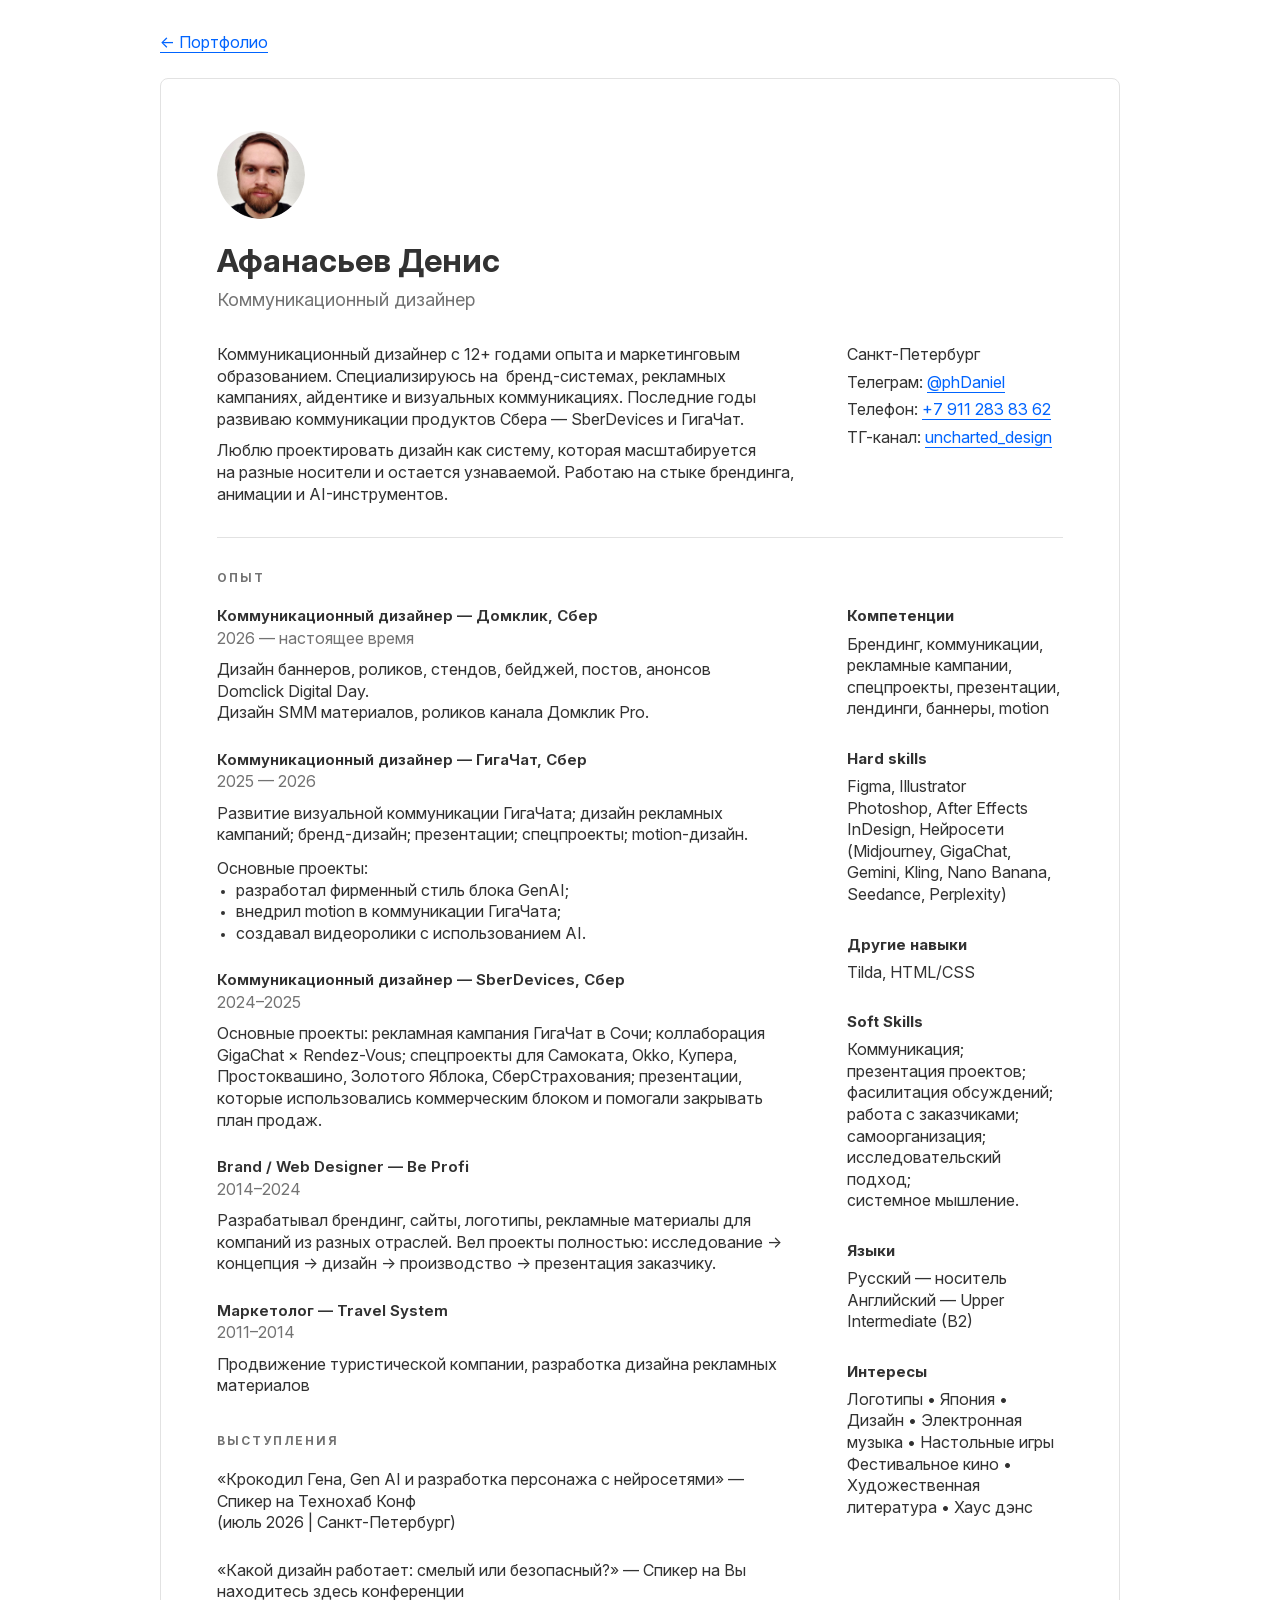
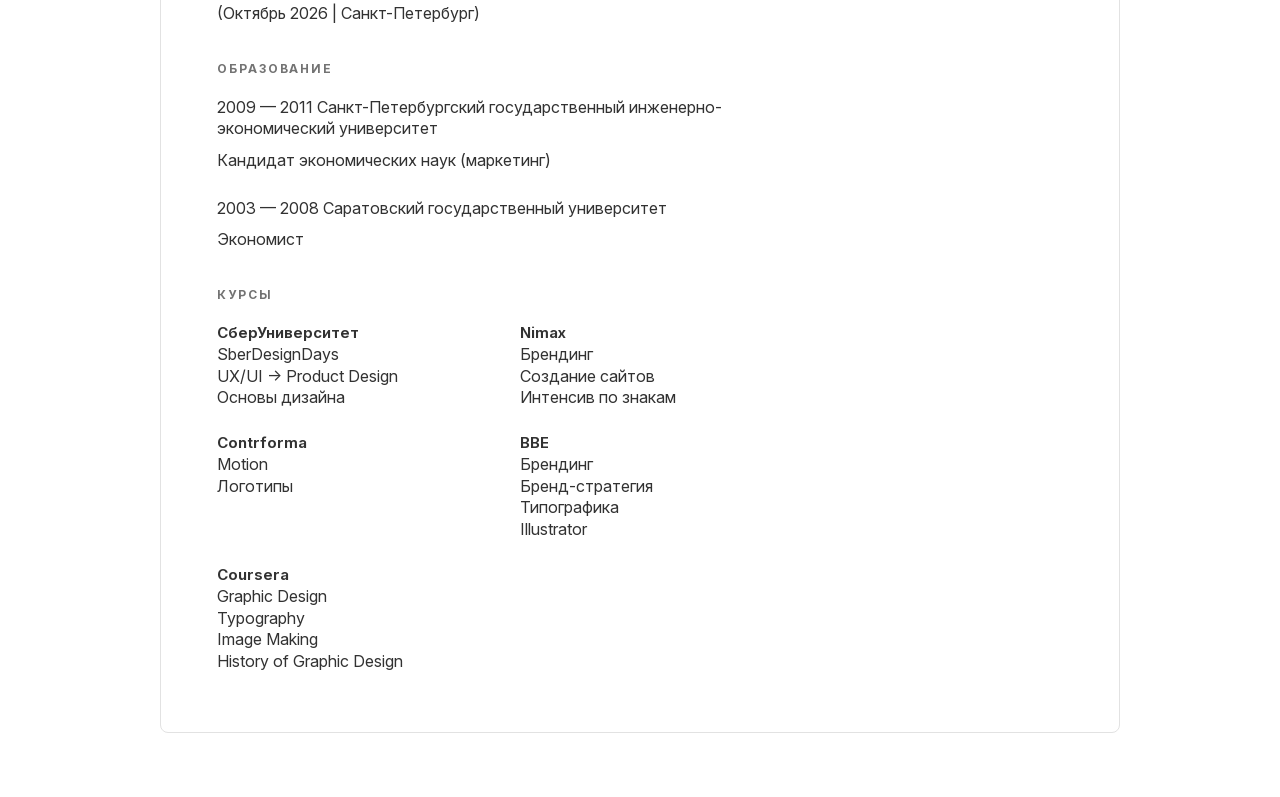
<file: cv/index.html>
<!DOCTYPE html>
<html lang="ru">

<head>
    <meta charset="utf-8">
    <meta name="viewport" content="width=device-width, initial-scale=1">
    <title>Афанасьев Денис — CV</title>
    <meta name="description"
        content="Коммуникационный дизайнер с 12+ годами опыта и маркетинговым образованием. Опыт работы, компетенции, выступления и образование Дениса Афанасьева.">
    <link rel="icon" type="image/webp" href="../images/responsive/favicon-64.webp">
    <link rel="preload" href="../fonts/InterVariable-portfolio.woff2" as="font" type="font/woff2" crossorigin>
    <link rel="stylesheet" href="../fonts/inter.css">
    <link rel="stylesheet" href="cv.css">
</head>

<body class="cv-page">
    <nav class="cv-nav" aria-label="Навигация">
        <a href="../">← Портфолио</a>
    </nav>

    <main class="cv-card">
        <header class="cv-heading">
            <img class="cv-photo" src="../images/avatar-denis-2.webp" alt="Денис Афанасьев" width="408" height="408"
                decoding="async">
            <h1>Афанасьев Денис</h1>
            <p class="cv-role">Коммуникационный дизайнер</p>
        </header>

        <address class="cv-contacts" aria-label="Контакты">
            <p>Санкт-Петербург</p>
            <p>Телеграм: <a href="https://t.me/phDaniel">@phDaniel</a></p>
            <p>Телефон: <a href="tel:+79112838362">+7 911 283 83 62</a></p>
            <p>ТГ-канал: <a href="https://t.me/uncharted_design">uncharted_design</a></p>
        </address>

        <div class="cv-intro">
                <p>Коммуникационный дизайнер с 12+ годами опыта и маркетинговым образованием. Специализируюсь на&nbsp;
                    бренд-системах, рекламных кампаниях, айдентике и визуальных коммуникациях. Последние годы развиваю
                    коммуникации продуктов Сбера — SberDevices и ГигаЧат.</p>
                    <p>Люблю проектировать дизайн как систему,
                    которая масштабируется на&nbsp;разные носители и остается узнаваемой. Работаю на стыке брендинга,
                    анимации и AI-инструментов.</p>
            </div>

        <hr class="cv-divider">

        <div class="cv-main">
            <section class="cv-section" aria-labelledby="experience">
                <h2 id="experience">Опыт</h2>
                <article class="cv-entry">
                    <h3>Коммуникационный дизайнер — Домклик, <span class="cv-company">Сбер</span></h3>
                    <p class="cv-date">2026 — настоящее время</p>
                    <p>Дизайн баннеров, роликов, стендов, бейджей, постов, анонсов Domclick&nbsp;Digital Day.<br>Дизайн SMM
                        материалов, роликов канала Домклик Pro.</p>
                </article>
                <article class="cv-entry">
                    <h3>Коммуникационный дизайнер — ГигаЧат, <span class="cv-company">Сбер</span></h3>
                    <p class="cv-date">2025 — 2026</p>
                    <p>Развитие визуальной коммуникации ГигаЧата; дизайн рекламных кампаний; бренд-дизайн; презентации;
                        спецпроекты; motion-дизайн.</p>
                    <p class="cv-list-label">Основные проекты:</p>
                    <ul>
                        <li>разработал фирменный стиль блока GenAI;</li>
                        <li>внедрил motion в коммуникации ГигаЧата;</li>
                        <li>создавал видеоролики с использованием AI.</li>
                    </ul>
                </article>
                <article class="cv-entry">
                    <h3>Коммуникационный дизайнер — SberDevices, <span class="cv-company">Сбер</span></h3>
                    <p class="cv-date">2024–2025</p>
                    <p>Основные проекты: рекламная кампания ГигаЧат в Сочи; коллаборация GigaChat × Rendez-Vous;
                        спецпроекты для Самоката, Okko, Купера, Простоквашино, Золотого Яблока, СберСтрахования;
                        презентации, которые использовались коммерческим блоком и помогали закрывать план продаж.</p>
                </article>
                <article class="cv-entry">
                    <h3>Brand / Web Designer — Be Profi</h3>
                    <p class="cv-date">2014–2024</p>
                    <p>Разрабатывал брендинг, сайты, логотипы, рекламные материалы для компаний из разных отраслей. Вел
                        проекты полностью: исследование → концепция → дизайн → производство → презентация заказчику.</p>
                </article>
                <article class="cv-entry">
                    <h3>Маркетолог — Travel System</h3>
                    <p class="cv-date">2011–2014</p>
                    <p>Продвижение туристической компании, разработка дизайна рекламных материалов</p>
                </article>
            </section>

            <section class="cv-section" aria-labelledby="talks">
                <h2 id="talks">Выступления</h2>
                <div class="cv-entry">
                    <p>«Крокодил Гена, Gen AI и разработка персонажа с нейросетями» — Спикер на Технохаб Конф<br>(июль
                        2026 | Санкт-Петербург)</p>
                </div>
                <div class="cv-entry">
                    <p>«Какой дизайн работает: смелый или безопасный?» — Спикер на Вы находитесь здесь
                        конференции<br>(Октябрь 2026 | Санкт-Петербург)</p>
                </div>
            </section>

            <section class="cv-section" aria-labelledby="education">
                <h2 id="education">Образование</h2>
                <div class="cv-entry">
                    <p>2009 — 2011 Санкт-Петербургский государственный инженерно-экономический университет</p>
                    <p>Кандидат экономических наук (маркетинг)</p>
                </div>
                <div class="cv-entry">
                    <p>2003 — 2008 Саратовский государственный университет</p>
                    <p>Экономист</p>
                </div>
            </section>

            <section class="cv-section" aria-labelledby="courses">
                <h2 id="courses">Курсы</h2>
                <div class="cv-courses">
                    <div>
                        <h3>СберУниверситет</h3>
                        <ul class="cv-plain-list">
                            <li>SberDesignDays</li>
                            <li>UX/UI → Product Design</li>
                            <li>Основы дизайна</li>
                        </ul>
                    </div>
                    <div>
                        <h3>Nimax</h3>
                        <ul class="cv-plain-list">
                            <li>Брендинг</li>
                            <li>Создание сайтов</li>
                            <li>Интенсив по знакам</li>
                        </ul>
                    </div>
                    <div>
                        <h3>Contrforma</h3>
                        <ul class="cv-plain-list">
                            <li>Motion</li>
                            <li>Логотипы</li>
                        </ul>
                    </div>
                    <div>
                        <h3>BBE</h3>
                        <ul class="cv-plain-list">
                            <li>Брендинг</li>
                            <li>Бренд-стратегия</li>
                            <li>Типографика</li>
                            <li>Illustrator</li>
                        </ul>
                    </div>
                    <div>
                        <h3>Coursera</h3>
                        <ul class="cv-plain-list">
                            <li>Graphic Design</li>
                            <li>Typography</li>
                            <li>Image Making</li>
                            <li>History of Graphic Design</li>
                        </ul>
                    </div>
                </div>
            </section>
        </div>

        <aside class="cv-sidebar" aria-label="Навыки и интересы">
            <section aria-labelledby="competencies">
                <h2 id="competencies">Компетенции</h2>
                <p>Брендинг, коммуникации, рекламные кампании, спецпроекты, презентации, лендинги, баннеры, motion</p>
            </section>
            <section aria-labelledby="hard-skills">
                <h2 id="hard-skills">Hard skills</h2>
                <p>Figma, Illustrator<br>Photoshop, After Effects<br>InDesign, Нейросети (Midjourney, GigaChat, Gemini,
                    Kling, Nano Banana, Seedance, Perplexity)</p>
            </section>
            <section aria-labelledby="other-skills">
                <h2 id="other-skills">Другие навыки</h2>
                <p>Tilda, HTML/CSS</p>
            </section>
            <section aria-labelledby="soft-skills">
                <h2 id="soft-skills">Soft Skills</h2>
                <p>Коммуникация;<br>презентация проектов;<br>фасилитация обсуждений;<br>работа с
                    заказчиками;<br>самоорганизация;<br>исследовательский подход;<br>системное мышление.</p>
            </section>
            <section aria-labelledby="languages">
                <h2 id="languages">Языки</h2>
                <p>Русский — носитель<br>Английский — Upper Intermediate (B2)</p>
            </section>
            <section aria-labelledby="interests">
                <h2 id="interests">Интересы</h2>
                <p>Логотипы • Япония • Дизайн • Электронная музыка • Настольные игры<br>Фестивальное кино •
                    Художественная литература • Хаус дэнс</p>
            </section>
        </aside>
    </main>
</body>

</html>
</file>
<file: fonts/inter.css>
/* Variable fonts usage:
:root { font-family: "Inter", sans-serif; }
@supports (font-variation-settings: normal) {
  :root { font-family: "InterVariable", sans-serif; font-optical-sizing: auto; }
} */
@font-face {
    font-family: Inter;
    font-style: normal;
    font-weight: 100 900;
    font-display: swap;
    src: url("InterVariable-portfolio.woff2") format("woff2");
}

/* Match Inter's x-height and vertical metrics while the web font is arriving. */
@font-face {
    font-family: "Inter Fallback";
    src: local("Arial");
    font-weight: 100 500;
    size-adjust: 105.2731%;
    ascent-override: 92.0226%;
    descent-override: 22.9129%;
    line-gap-override: 0%;
}

@font-face {
    font-family: "Inter Fallback";
    src: local("Arial Bold");
    font-weight: 600 900;
    size-adjust: 105.2731%;
    ascent-override: 92.0226%;
    descent-override: 22.9129%;
    line-gap-override: 0%;
}

@font-face {
    font-family: Inter;
    font-style: italic;
    font-weight: 100 900;
    font-display: swap;
    src: url("InterVariable-Italic.woff2") format("woff2");
}



@font-feature-values InterVariable {
    @character-variant {
        cv01: 1;
        cv02: 2;
        cv03: 3;
        cv04: 4;
        cv05: 5;
        cv06: 6;
        cv07: 7;
        cv08: 8;
        cv09: 9;
        cv10: 10;
        cv11: 11;
        cv12: 12;
        cv13: 13;
        alt-1: 1;
        /* Alternate one */
        alt-3: 9;
        /* Flat-top three */
        open-4: 2;
        /* Open four */
        open-6: 3;
        /* Open six */
        open-9: 4;
        /* Open nine */
        lc-l-with-tail: 5;
        /* Lower-case L with tail */
        simplified-u: 6;
        /* Simplified u */
        alt-double-s: 7;
        /* Alternate German double s */
        uc-i-with-serif: 8;
        /* Upper-case i with serif */
        uc-g-with-spur: 10;
        /* Capital G with spur */
        single-story-a: 11;
        /* Single-story a */
        compact-lc-f: 12;
        /* Compact f */
        compact-lc-t: 13;
        /* Compact t */
    }

    @styleset {
        ss01: 1;
        ss02: 2;
        ss03: 3;
        ss04: 4;
        ss05: 5;
        ss06: 6;
        ss07: 7;
        ss08: 8;
        open-digits: 1;
        /* Open digits */
        disambiguation: 2;
        /* Disambiguation (with zero) */
        disambiguation-except-zero: 4;
        /* Disambiguation (no zero) */
        round-quotes-and-commas: 3;
        /* Round quotes &amp; commas */
        square-punctuation: 7;
        /* Square punctuation */
        square-quotes: 8;
        /* Square quotes */
        circled-characters: 5;
        /* Circled characters */
        squared-characters: 6;
        /* Squared characters */
    }
}

@font-feature-values Inter {
    @character-variant {
        cv01: 1;
        cv02: 2;
        cv03: 3;
        cv04: 4;
        cv05: 5;
        cv06: 6;
        cv07: 7;
        cv08: 8;
        cv09: 9;
        cv10: 10;
        cv11: 11;
        cv12: 12;
        cv13: 13;
        alt-1: 1;
        /* Alternate one */
        alt-3: 9;
        /* Flat-top three */
        open-4: 2;
        /* Open four */
        open-6: 3;
        /* Open six */
        open-9: 4;
        /* Open nine */
        lc-l-with-tail: 5;
        /* Lower-case L with tail */
        simplified-u: 6;
        /* Simplified u */
        alt-double-s: 7;
        /* Alternate German double s */
        uc-i-with-serif: 8;
        /* Upper-case i with serif */
        uc-g-with-spur: 10;
        /* Capital G with spur */
        single-story-a: 11;
        /* Single-story a */
        compact-lc-f: 12;
        /* Compact f */
        compact-lc-t: 13;
        /* Compact t */
    }

    @styleset {
        ss01: 1;
        ss02: 2;
        ss03: 3;
        ss04: 4;
        ss05: 5;
        ss06: 6;
        ss07: 7;
        ss08: 8;
        open-digits: 1;
        /* Open digits */
        disambiguation: 2;
        /* Disambiguation (with zero) */
        disambiguation-except-zero: 4;
        /* Disambiguation (no zero) */
        round-quotes-and-commas: 3;
        /* Round quotes &amp; commas */
        square-punctuation: 7;
        /* Square punctuation */
        square-quotes: 8;
        /* Square quotes */
        circled-characters: 5;
        /* Circled characters */
        squared-characters: 6;
        /* Squared characters */
    }
}

@font-feature-values InterDisplay {
    @character-variant {
        cv01: 1;
        cv02: 2;
        cv03: 3;
        cv04: 4;
        cv05: 5;
        cv06: 6;
        cv07: 7;
        cv08: 8;
        cv09: 9;
        cv10: 10;
        cv11: 11;
        cv12: 12;
        cv13: 13;
        alt-1: 1;
        /* Alternate one */
        alt-3: 9;
        /* Flat-top three */
        open-4: 2;
        /* Open four */
        open-6: 3;
        /* Open six */
        open-9: 4;
        /* Open nine */
        lc-l-with-tail: 5;
        /* Lower-case L with tail */
        simplified-u: 6;
        /* Simplified u */
        alt-double-s: 7;
        /* Alternate German double s */
        uc-i-with-serif: 8;
        /* Upper-case i with serif */
        uc-g-with-spur: 10;
        /* Capital G with spur */
        single-story-a: 11;
        /* Single-story a */
        compact-lc-f: 12;
        /* Compact f */
        compact-lc-t: 13;
        /* Compact t */
    }

    @styleset {
        ss01: 1;
        ss02: 2;
        ss03: 3;
        ss04: 4;
        ss05: 5;
        ss06: 6;
        ss07: 7;
        ss08: 8;
        open-digits: 1;
        /* Open digits */
        disambiguation: 2;
        /* Disambiguation (with zero) */
        disambiguation-except-zero: 4;
        /* Disambiguation (no zero) */
        round-quotes-and-commas: 3;
        /* Round quotes &amp; commas */
        square-punctuation: 7;
        /* Square punctuation */
        square-quotes: 8;
        /* Square quotes */
        circled-characters: 5;
        /* Circled characters */
        squared-characters: 6;
        /* Squared characters */
    }
}
</file>
<file: cv/cv.css>
:root {
    --text-color-RGB: 50, 50, 50;
    --link-color-RGB: 0, 100, 255;
    --hover-color-RGB: 0, 215, 100;
    --background-color-RGB: 255, 255, 255;
}


/* CV is self-contained: portfolio styles are intentionally not imported. */
.cv-page {
    margin: 0;
    padding: 32px 24px 64px;
    font-family: "Inter", "Inter Fallback", Arial, sans-serif;
    font-weight: 400;
    color: rgba(var(--text-color-RGB), 1);
    background-color: rgba(var(--background-color-RGB), 1);
    -webkit-text-size-adjust: 100%;
    line-height: 1.35;
}

.cv-page *,
.cv-page *::before,
.cv-page *::after {
    box-sizing: border-box;
}

.cv-nav {
    max-width: 960px;
    margin: 0 auto 24px;
}

a {
    color: rgba(var(--link-color-RGB), 1);
    text-decoration: underline;
    text-decoration-thickness: 1.2px;
    text-underline-offset: 0.25em;
    text-decoration-color: rgba(var(--link-color-RGB), 1);
    transition: color 0.5s ease, text-decoration-color 0.5s ease;
}

a:hover {
    color: rgba(var(--hover-color-RGB), 1);
    text-decoration-color: rgba(var(--hover-color-RGB), 1);
    transition: color 0s ease, text-decoration-color 0s ease;
}



.cv-card {
    display: grid;
    grid-template-columns: minmax(0, 1fr) minmax(0, 216px);
    grid-template-areas:
        "heading heading"
        "intro contacts"
        "divider divider"
        "main sidebar";
    grid-template-rows: auto auto auto 1fr;
    column-gap: 48px;
    row-gap: 32px;
    width: 100%;
    max-width: 960px;
    margin: 0 auto;
    padding: 52px 56px 60px;
    border: 1px solid #e2e2e2;
    border-radius: 8px;
    background: #fff;
}

.cv-heading {
    grid-area: heading;
}

.cv-photo {
    display: block;
    width: 88px;
    height: 88px;
    margin-bottom: 20px;
    border-radius: 50%;
    object-fit: cover;
}

.cv-contacts {
    grid-area: contacts;
    font-style: normal;
}

.cv-intro {
    grid-area: intro;
    min-width: 0;
}

.cv-divider {
    grid-area: divider;
    width: 100%;
    margin: 0;
    border: 0;
    border-top: 1px solid #e2e2e2;
}

.cv-main {
    grid-area: main;
    min-width: 0;
    align-self: start;
}

.cv-sidebar {
    grid-area: sidebar;
    min-width: 0;
    align-self: start;
}

.cv-page h1 {
    margin: 0 0 6px;
    font-size: 32px;
    font-weight: 700;
    line-height: 1.35;
}

.cv-role {
    color: #737373;
    font-size: 18px;
}

.cv-page p {
    margin: 0 0 10px;
}

.cv-page p:last-child {
    margin-bottom: 0;
}

.cv-section {
    margin-top: 36px;
}

.cv-main > .cv-section:first-child {
    margin-top: 0;
}

.cv-section>h2 {
    margin: 0 0 20px;
    font-size: 12px;
    font-weight: 700;
    line-height: 1.35;
    letter-spacing: 0.16em;
    text-transform: uppercase;
    color: #737373;
}

.cv-page h3 {
    margin: 0 0 1px;
    font-size: 15px;
    font-weight: 650;
    line-height: 1.35;
}

.cv-entry+.cv-entry {
    margin-top: 26px;
}

.cv-page .cv-company {
    margin: 0;
}

.cv-page .cv-date {
    /* margin: 3px 0 10px; */
    color: #737373;
    /* font-size: 13px; */
}

.cv-page .cv-list-label {
    margin: 12px 0 0;
}

.cv-page ul {
    margin: 0;
    padding-left: 1.2em;
}

.cv-page li::marker {
    font-size: 0.8em;
}

.cv-contacts p {
    margin-bottom: 6px;
}



.cv-sidebar section+section {
    margin-top: 28px;
}

.cv-sidebar h2 {
    margin: 0 0 7px;
    font-size: 15px;
    line-height: 1.4;
    font-weight: 700;
}

@media screen and (min-width: 768px) {
    .cv-sidebar {
        /* Skip the experience label's line box and its bottom margin. */
        padding-top: calc(12px * 1.35 + 20px);
    }

    .cv-sidebar > section:first-child > h2 {
        line-height: 1.35;
    }
}

.cv-courses {
    display: grid;
    grid-template-columns: repeat(2, minmax(0, 1fr));
    gap: 24px;
}

.cv-page .cv-plain-list {
    padding: 0;
    list-style: none;
}

@media (max-width: 767px) {
    .cv-page {
        padding: 20px 12px 32px;
        font-size: 15px;
    }

    .cv-nav {
        margin-bottom: 20px;
        padding-inline: 4px;
    }

    .cv-card {
        grid-template-columns: minmax(0, 1fr);
        grid-template-areas: "heading""contacts""intro""divider""main""sidebar";
        grid-template-rows: auto;
        gap: 28px;
        padding: 28px 22px 36px;
        border-radius: 6px;
    }

    .cv-page h1 {
        font-size: clamp(25px, 6.5vw, 32px);
    }

    .cv-role {
        font-size: 16px;
    }

    .cv-section {
        margin-top: 32px;
    }

    .cv-courses {
        grid-template-columns: minmax(0, 1fr);
        gap: 22px;
    }

    .cv-sidebar {
        padding-top: 28px;
        border-top: 1px solid #e2e2e2;
    }
}

@media print {
    .cv-page {
        padding: 0;
        font-size: 10pt;
        color: #000;
    }

    .cv-nav {
        display: none;
    }

    .cv-card {
        display: block;
        max-width: none;
        padding: 0;
        border: 0;
    }

    .cv-heading, .cv-contacts {
        margin-bottom: 18pt;
    }

    .cv-divider {
        margin-block: 18pt;
    }

    .cv-section, .cv-sidebar {
        margin-top: 18pt;
    }

    .cv-sidebar {
        columns: 2;
        column-gap: 24pt;
    }

    .cv-sidebar section, .cv-entry, .cv-courses>div {
        break-inside: avoid;
    }

    .cv-sidebar section+section {
        margin-top: 14pt;
    }

    .cv-page h2, .cv-page h3 {
        break-after: avoid;
    }

    .cv-page a {
        color: inherit;
    }

    .cv-page p, .cv-page li {
        orphans: 3;
        widows: 3;
    }
}

@media (prefers-reduced-motion: reduce) {
    .cv-page a {
        transition: none;
    }
}
</file>
